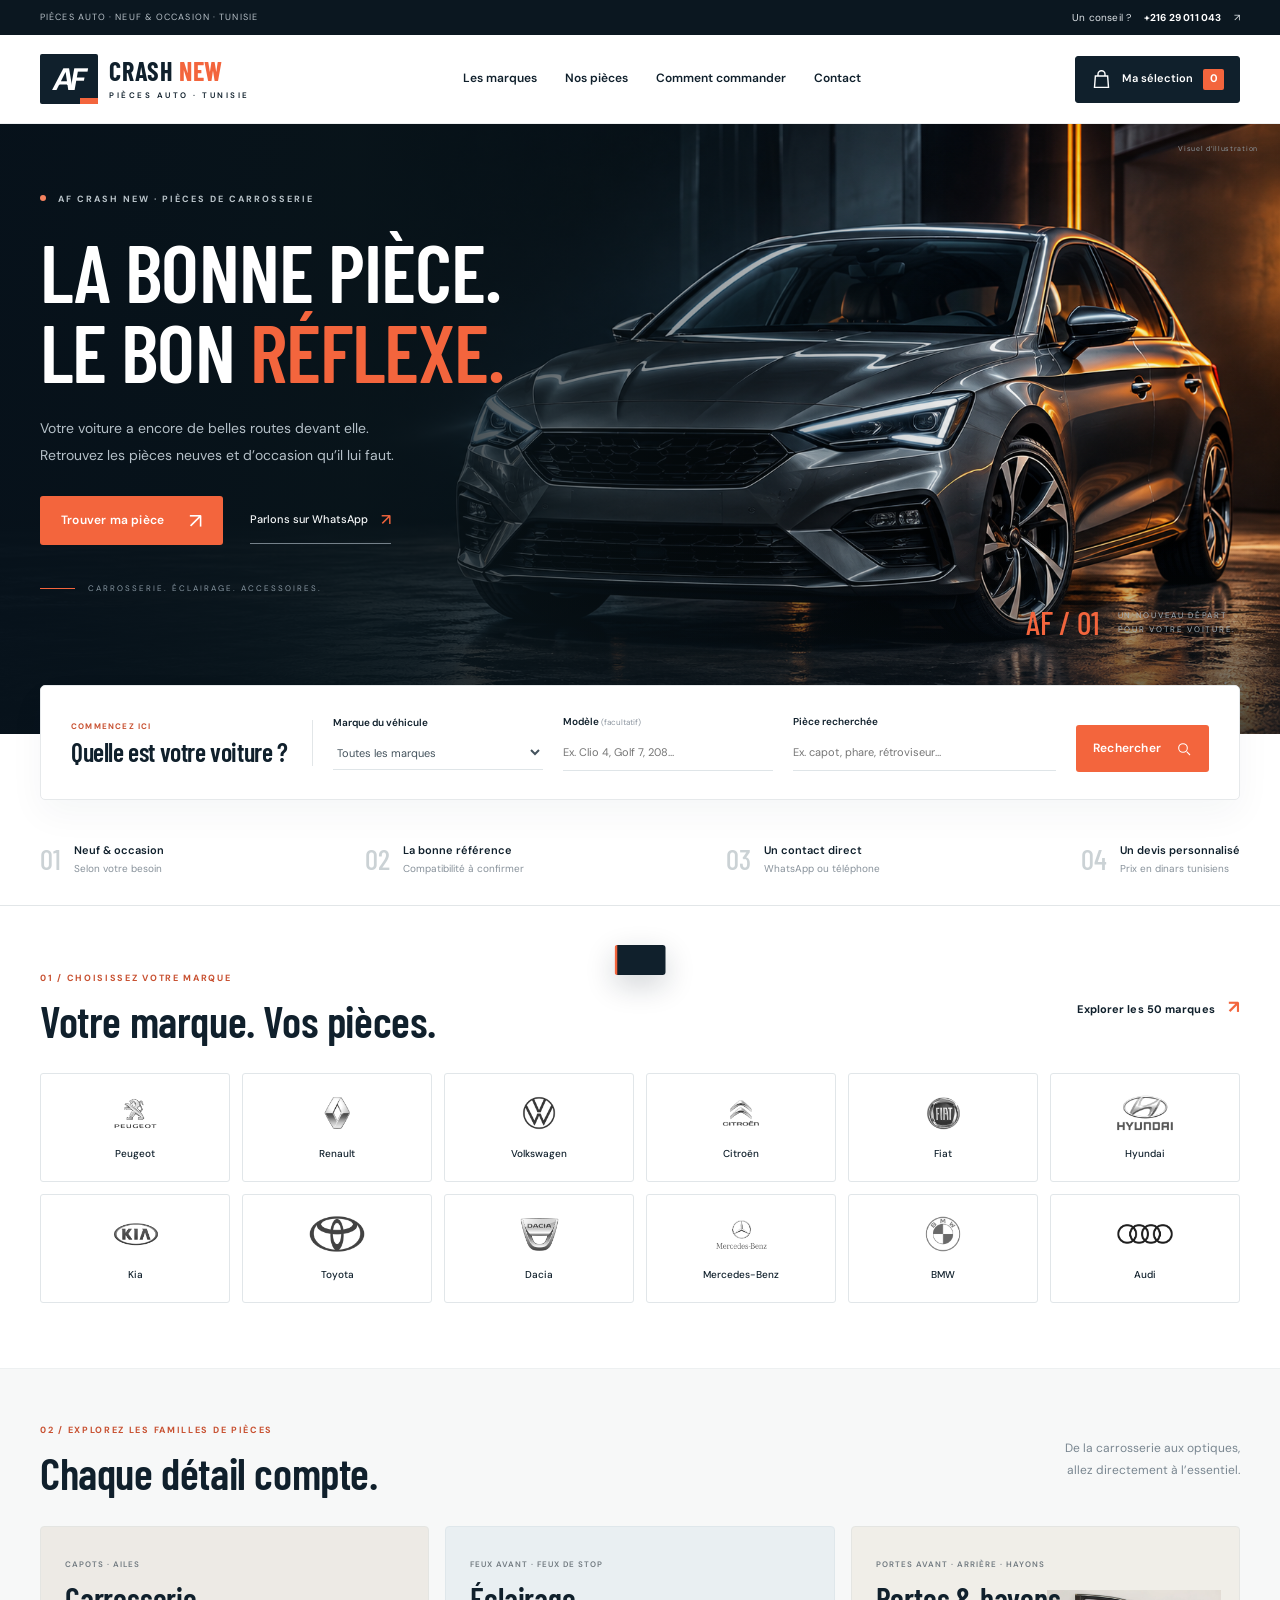
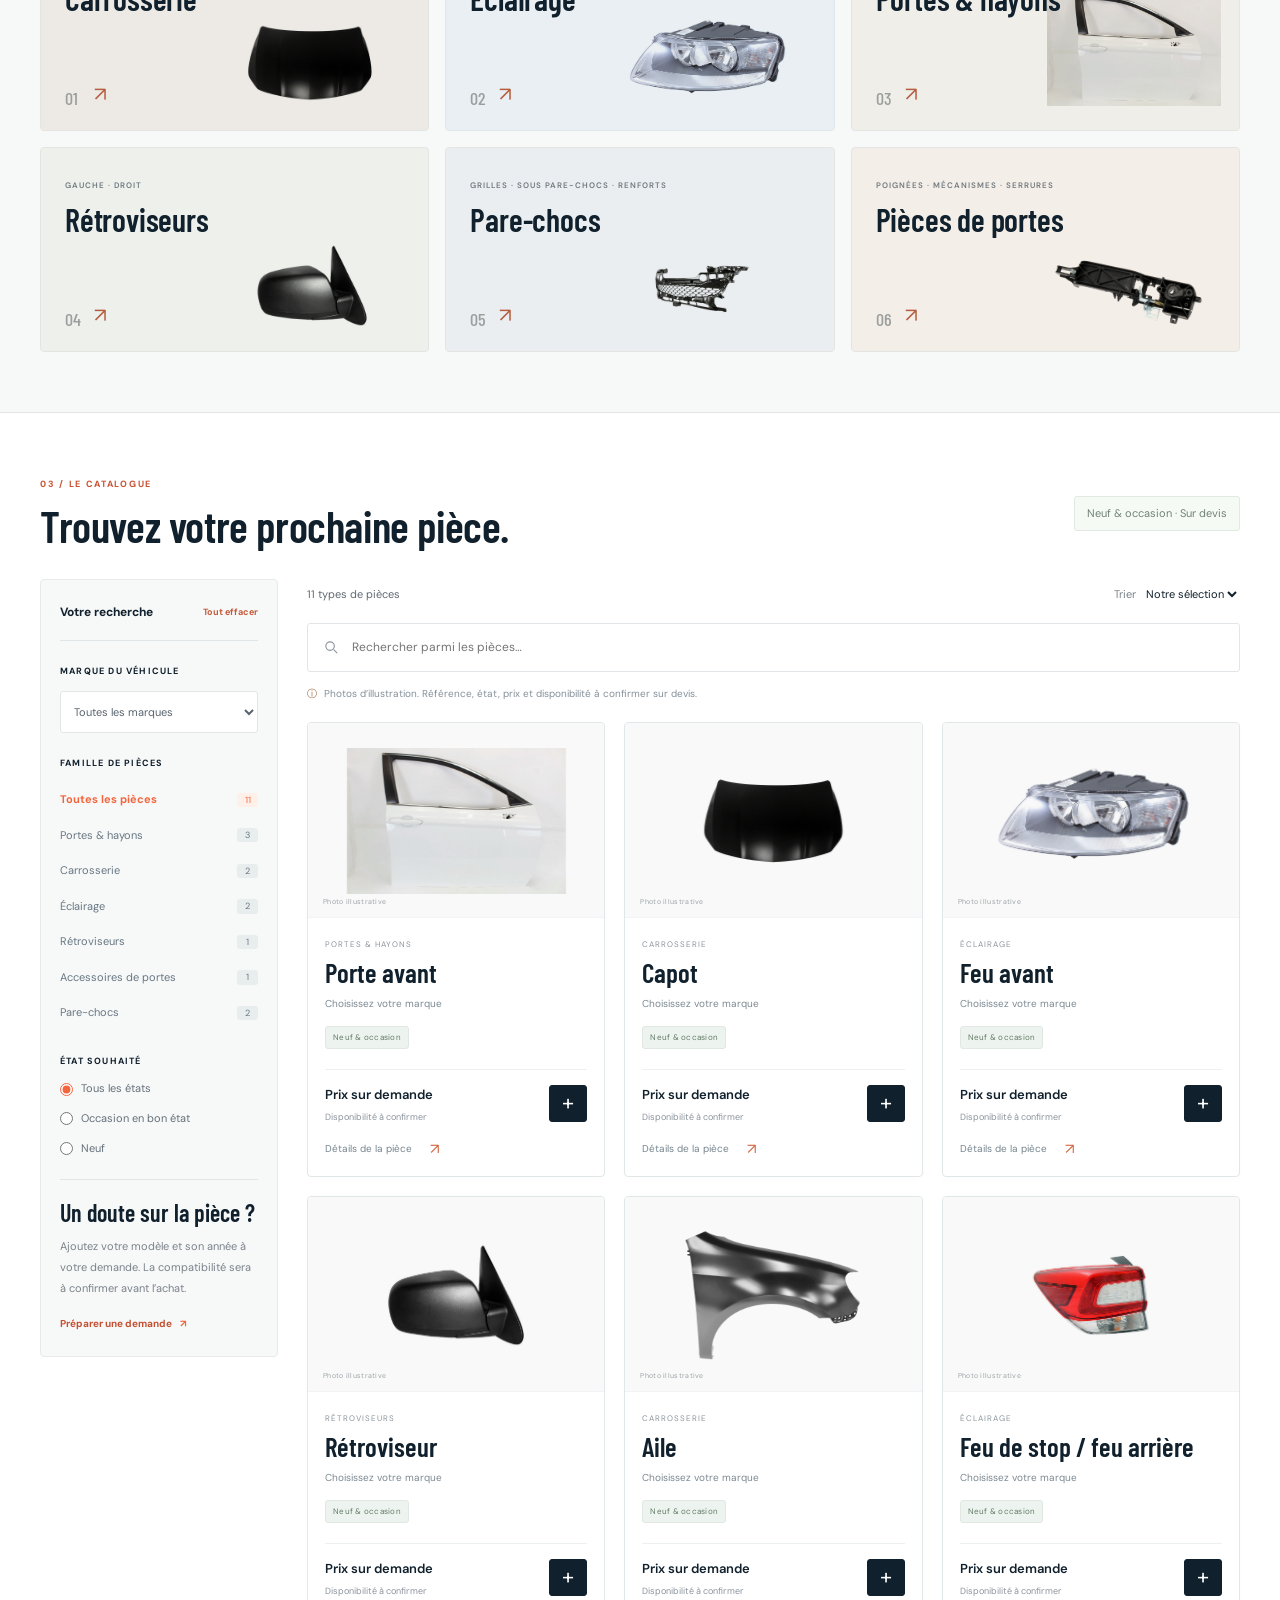
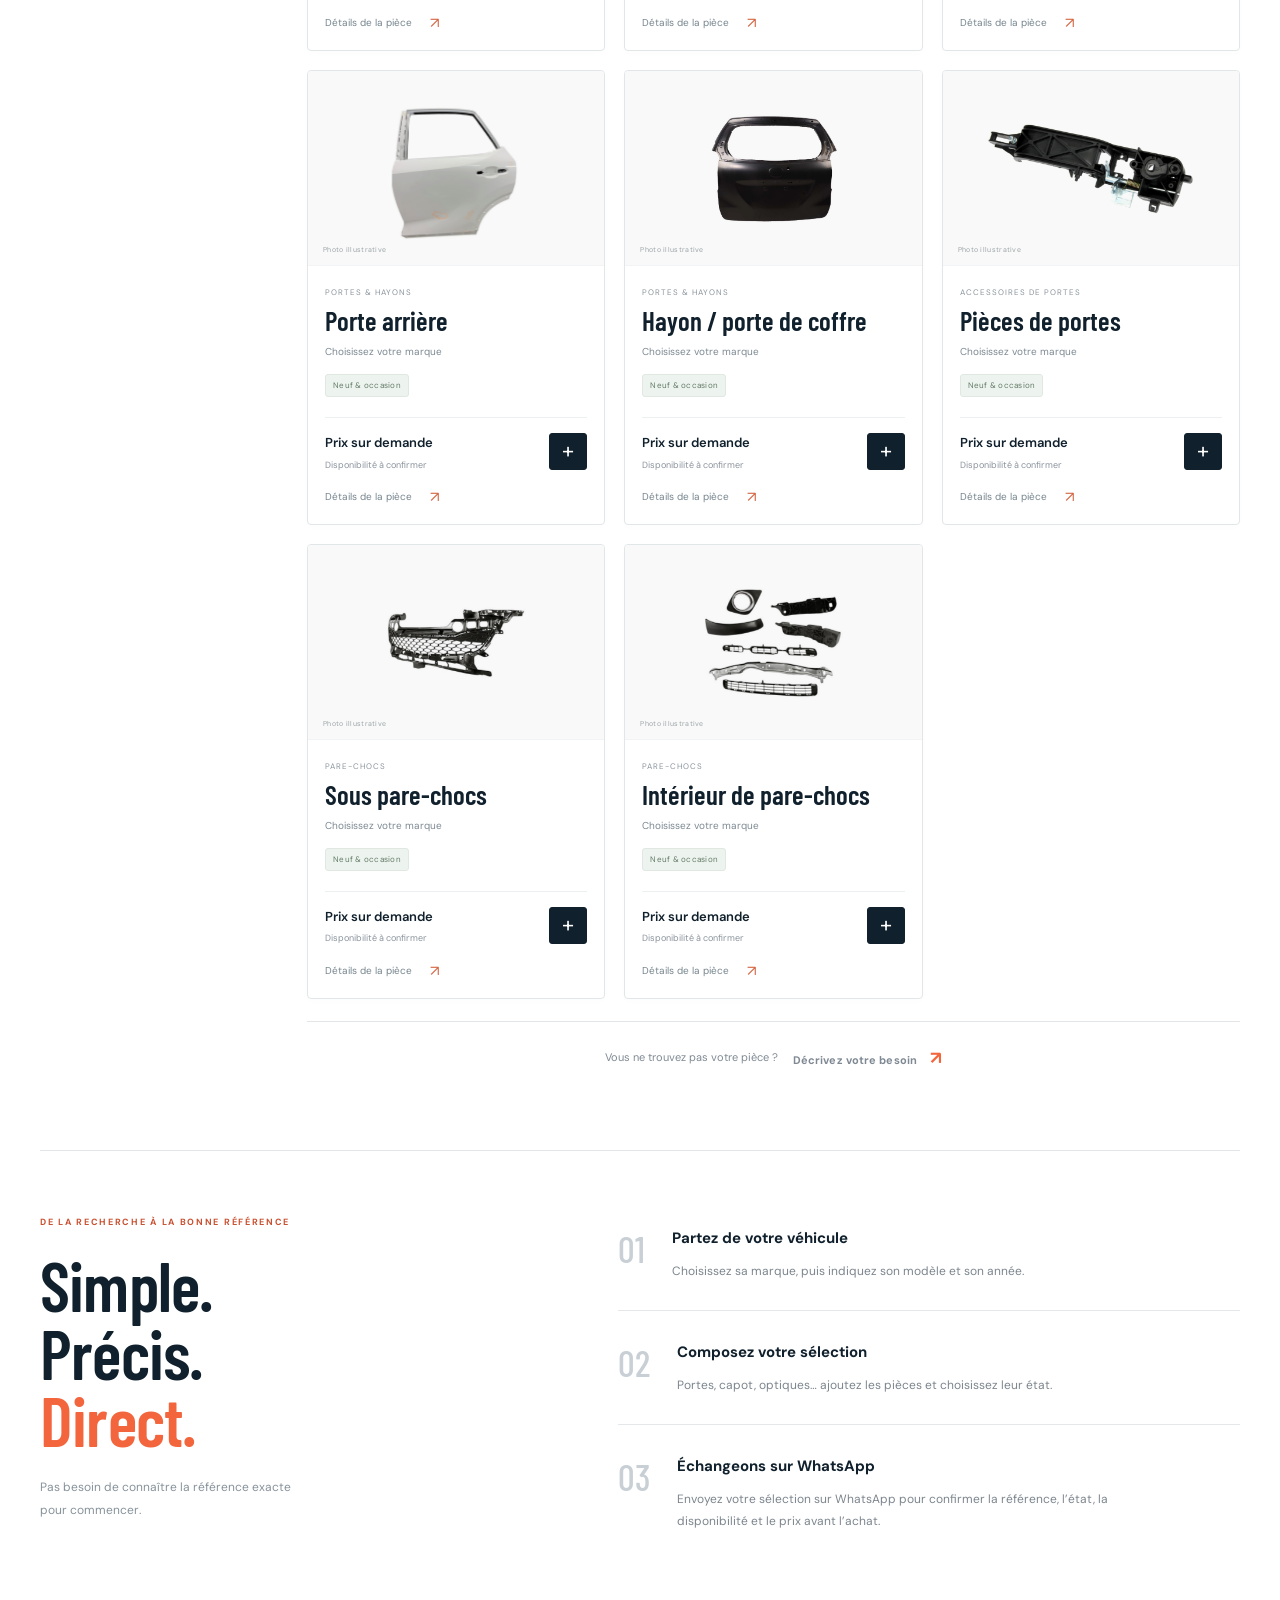
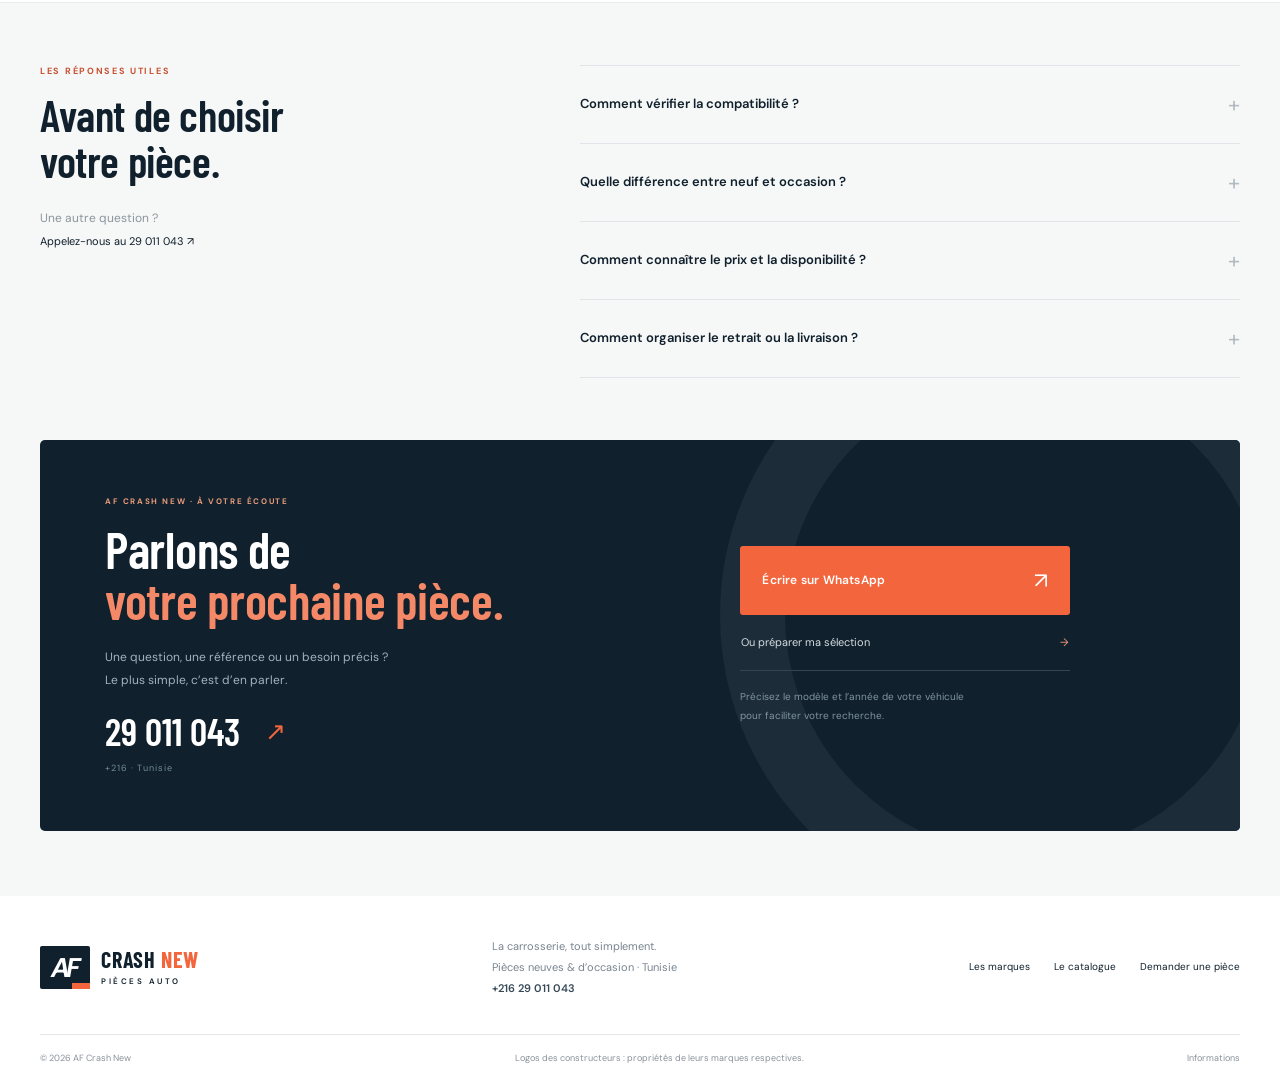
<file: index.html>
<!doctype html>
<html lang="fr">
<head>
  <meta charset="utf-8"><meta name="viewport" content="width=device-width,initial-scale=1">
  <meta name="theme-color" content="#101d2c">
  <title>AF Crash New — Pièces auto neuves & d’occasion en Tunisie</title>
  <meta name="description" content="Trouvez votre pièce de carrosserie chez AF Crash New. Portes, capots, ailes, phares et rétroviseurs : choisissez votre marque et préparez votre demande de devis.">
  <meta name="robots" content="index, follow">
  <link rel="canonical" href="https://af-crash-new.pages.dev/">
  <meta property="og:url" content="https://af-crash-new.pages.dev/">
  <meta property="og:image" content="https://af-crash-new.pages.dev/assets/hero-v2.png">
  <meta property="og:image:alt" content="AF Crash New — Pièces automobiles neuves et d’occasion">
  <meta property="og:type" content="website">
  <meta property="og:locale" content="fr_TN">
  <meta property="og:site_name" content="AF Crash New">
  <meta property="og:title" content="AF Crash New — Pièces auto neuves & d’occasion en Tunisie">
  <meta property="og:description" content="Portes, capots, ailes, phares et rétroviseurs : choisissez votre marque et préparez votre demande de devis.">
  <script type="application/ld+json">{"@context":"https://schema.org","@type":"WebSite","name":"AF Crash New","inLanguage":"fr-TN","publisher":{"@type":"Organization","name":"AF Crash New","telephone":"+21629011043","url":"https://af-crash-new.pages.dev/"},"description":"Catalogue de pièces de carrosserie neuves et d’occasion en Tunisie.","url":"https://af-crash-new.pages.dev/"}</script>
  <link rel="icon" href="favicon.svg" type="image/svg+xml"><link rel="stylesheet" href="style.css"><link rel="stylesheet" href="premium.css">
</head>
<body>
<div class="topbar"><div class="wrap"><span>PIÈCES AUTO · NEUF & OCCASION · TUNISIE</span><a href="tel:+21629011043">Un conseil ? <b>+216 29 011 043</b> ↗</a></div></div>
<header><div class="wrap header-inner"><a href="#" class="wordmark" aria-label="AF Crash New, accueil"><span class="logomark">AF<span></span></span><span>CRASH <strong>NEW</strong><small>PIÈCES AUTO · TUNISIE</small></span></a><nav id="mainNav" aria-label="Navigation principale"><a href="#marques">Les marques</a><a href="#categories">Nos pièces</a><a href="#comment">Comment commander</a><a href="#contact">Contact</a></nav><button class="selection-btn" id="openSelection"><svg viewBox="0 0 24 24"><path d="M8 8V6a4 4 0 0 1 8 0v2M5 8h14l1 13H4L5 8Z"/></svg><span>Ma sélection</span><b id="cartCount">0</b></button><button id="mobileMenu" class="menu-button" aria-label="Ouvrir le menu" aria-expanded="false" aria-controls="mainNav"><svg viewBox="0 0 24 24"><path d="M3 6h18M3 12h18M3 18h18"/></svg></button></div></header>
<main>
<section class="hero"><div class="hero-photo" role="img" aria-label="Illustration automobile : voiture grise dans un studio sombre"></div><div class="wrap hero-inner"><div class="hero-copy"><span class="eyebrow"><i></i> AF CRASH NEW · PIÈCES DE CARROSSERIE</span><h1>LA BONNE PIÈCE.<br>LE BON <em>RÉFLEXE.</em></h1><p>Votre voiture a encore de belles routes devant elle.<br>Retrouvez les pièces neuves et d’occasion qu’il lui faut.</p><div class="hero-actions"><a href="#marques" class="primary">Trouver ma pièce <span>↗</span></a><a href="https://wa.me/21629011043?text=Bonjour%20AF%20Crash%20New%2C%20je%20recherche%20une%20pi%C3%A8ce%20pour%20mon%20v%C3%A9hicule." target="_blank" rel="noopener" class="hero-contact">Parlons sur WhatsApp <span>↗</span></a></div><div class="hero-signature"><span></span> CARROSSERIE. ÉCLAIRAGE. ACCESSOIRES.</div></div><div class="hero-corner"><span>AF / 01</span><small>UN NOUVEAU DÉPART<br>POUR VOTRE VOITURE.</small></div></div><span class="hero-credit">Visuel d’illustration</span></section>
<section class="finder-section wrap" aria-label="Recherche de pièces"><form id="heroSearch" class="vehicle-finder"><div class="finder-intro"><span class="eyebrow orange">COMMENCEZ ICI</span><h2>Quelle est votre voiture ?</h2></div><label>Marque du véhicule<select id="heroBrand"><option value="">Toutes les marques</option></select></label><label>Modèle <span class="optional">(facultatif)</span><input id="heroModel" maxlength="80" placeholder="Ex. Clio 4, Golf 7, 208…"></label><label>Pièce recherchée<input id="heroQuery" type="search" placeholder="Ex. capot, phare, rétroviseur…" aria-label="Rechercher une pièce ou une marque"></label><button type="submit" class="primary finder-submit">Rechercher <svg viewBox="0 0 24 24"><circle cx="10.5" cy="10.5" r="6.5"/><path d="m16 16 5 5"/></svg></button></form></section>
<div class="service-strip"><div class="wrap"><span><b>01</b><span><strong>Neuf & occasion</strong><small>Selon votre besoin</small></span></span><span><b>02</b><span><strong>La bonne référence</strong><small>Compatibilité à confirmer</small></span></span><span><b>03</b><span><strong>Un contact direct</strong><small>WhatsApp ou téléphone</small></span></span><span><b>04</b><span><strong>Un devis personnalisé</strong><small>Prix en dinars tunisiens</small></span></span></div></div>
<section class="brands-section wrap" id="marques"><div class="section-head"><div><span class="eyebrow orange">01 / CHOISISSEZ VOTRE MARQUE</span><h2>Votre marque. Vos pièces.</h2></div><button class="text-button" id="allBrands">Explorer les 50 marques <span>↗</span></button></div><div id="brandGrid" class="brand-grid" aria-label="Choisir une marque"></div><div id="selectedBrandLine" class="selected-brand-line" hidden></div></section>
<section class="categories-section" id="categories"><div class="wrap"><div class="section-head"><div><span class="eyebrow orange">02 / EXPLOREZ LES FAMILLES DE PIÈCES</span><h2>Chaque détail compte.</h2></div><p class="section-aside">De la carrosserie aux optiques,<br>allez directement à l’essentiel.</p></div><div class="category-showcase"><button class="category-tile tile-01" data-quick-category="Carrosserie"><span class="tile-number">01</span><div><small>CAPOTS · AILES</small><h3>Carrosserie</h3></div><img src="assets/capot.jpg" alt="Carrosserie, illustration" loading="lazy"><span class="tile-arrow">↗</span></button><button class="category-tile tile-02" data-quick-category="Éclairage"><span class="tile-number">02</span><div><small>FEUX AVANT · FEUX DE STOP</small><h3>Éclairage</h3></div><img src="assets/feu-avant.jpg" alt="Éclairage, illustration" loading="lazy"><span class="tile-arrow">↗</span></button><button class="category-tile tile-03" data-quick-category="Portes & hayons"><span class="tile-number">03</span><div><small>PORTES AVANT · ARRIÈRE · HAYONS</small><h3>Portes & hayons</h3></div><img src="assets/porte.jpg" alt="Portes & hayons, illustration" loading="lazy"><span class="tile-arrow">↗</span></button><button class="category-tile tile-04" data-quick-category="Rétroviseurs"><span class="tile-number">04</span><div><small>GAUCHE · DROIT</small><h3>Rétroviseurs</h3></div><img src="assets/roviseur.jpg" alt="Rétroviseurs, illustration" loading="lazy"><span class="tile-arrow">↗</span></button><button class="category-tile tile-05" data-quick-category="Pare-chocs"><span class="tile-number">05</span><div><small>GRILLES · SOUS PARE-CHOCS · RENFORTS</small><h3>Pare-chocs</h3></div><img src="assets/sous-parachoc.jpg" alt="Pare-chocs, illustration" loading="lazy"><span class="tile-arrow">↗</span></button><button class="category-tile tile-06" data-quick-category="Accessoires de portes"><span class="tile-number">06</span><div><small>POIGNÉES · MÉCANISMES · SERRURES</small><h3>Pièces de portes</h3></div><img src="assets/pieces-porte.jpg" alt="Accessoires de portes, illustration" loading="lazy"><span class="tile-arrow">↗</span></button></div></div></section>
<section class="catalogue-section" id="catalogue"><div class="wrap"><div class="section-head"><div><span class="eyebrow orange">03 / LE CATALOGUE</span><h2 id="catalogueTitle">Trouvez votre prochaine pièce.</h2></div><span class="catalogue-caption">Neuf & occasion · Sur devis</span></div><div id="vehicleContext" class="vehicle-context" hidden></div><div class="catalogue-layout"><aside class="filters"><div class="filter-title">Votre recherche <button id="resetFilters">Tout effacer</button></div><label class="field-label" for="brandSelect">MARQUE DU VÉHICULE</label><select id="brandSelect"><option value="">Toutes les marques</option></select><div class="field-label">FAMILLE DE PIÈCES</div><div id="categoryFilters"></div><div class="field-label">ÉTAT SOUHAITÉ</div><label class="radio"><input type="radio" name="condition" value="all" checked> Tous les états</label><label class="radio"><input type="radio" name="condition" value="occasion"> Occasion en bon état</label><label class="radio"><input type="radio" name="condition" value="neuf"> Neuf</label><div class="filter-help"><b>Un doute sur la pièce ?</b><p>Ajoutez votre modèle et son année à votre demande. La compatibilité sera à confirmer avant l’achat.</p><button id="helpQuote">Préparer une demande <span>↗</span></button></div></aside><div class="catalogue-content"><div class="catalogue-toolbar"><span id="resultCount"></span><div><button id="mobileFilters" class="mobile-filter">Filtres</button><label class="sort-label">Trier <select id="sort"><option value="default">Notre sélection</option><option value="az">Nom : A → Z</option></select></label></div></div><div class="search-within"><svg viewBox="0 0 24 24"><circle cx="10" cy="10" r="6"/><path d="m15 15 5 5"/></svg><input id="catalogueQuery" type="search" placeholder="Rechercher parmi les pièces…" aria-label="Filtrer le catalogue"></div><div class="demo-note"><span>ⓘ</span> Photos d’illustration. Référence, état, prix et disponibilité à confirmer sur devis.</div><div class="product-grid" id="productGrid"></div><div class="empty" id="emptyState" hidden><h3>Votre pièce mérite une recherche.</h3><p>Essayez un autre mot ou décrivez-nous votre besoin.</p><button class="primary" id="emptyReset">Voir toutes les pièces</button><button class="secondary" id="emptyQuote">Demander cette pièce</button></div><div class="catalogue-bottom"><span>Vous ne trouvez pas votre pièce ?</span><button class="text-button" id="customQuote">Décrivez votre besoin <span>↗</span></button></div></div></div></div></section>
<section class="how-section wrap" id="comment"><div><span class="eyebrow orange">DE LA RECHERCHE À LA BONNE RÉFÉRENCE</span><h2>Simple.<br> Précis.<br> <em>Direct.</em></h2><p>Pas besoin de connaître la référence exacte pour commencer.</p></div><div class="steps"><article><span>01</span><div><h3>Partez de votre véhicule</h3><p>Choisissez sa marque, puis indiquez son modèle et son année.</p></div></article><article><span>02</span><div><h3>Composez votre sélection</h3><p>Portes, capot, optiques… ajoutez les pièces et choisissez leur état.</p></div></article><article><span>03</span><div><h3>Échangeons sur WhatsApp</h3><p>Envoyez votre sélection sur WhatsApp pour confirmer la référence, l’état, la disponibilité et le prix avant l’achat.</p></div></article></div></section>
<section class="faq-section"><div class="wrap faq-layout"><div><span class="eyebrow orange">LES RÉPONSES UTILES</span><h2>Avant de choisir<br>votre pièce.</h2><p>Une autre question ?<br><a href="tel:+21629011043">Appelez-nous au 29 011 043 ↗</a></p></div><div class="faq-list"><details><summary>Comment vérifier la compatibilité ? <span>+</span></summary><p>Indiquez la marque, le modèle, l’année et, si possible, la référence de votre pièce. Précisez le côté gauche ou droit et les options de votre véhicule. La compatibilité est à confirmer avant l’achat.</p></details><details><summary>Quelle différence entre neuf et occasion ? <span>+</span></summary><p>Une pièce neuve n’a pas été utilisée. Pour une pièce d’occasion, demandez les photos de l’article réel, son état, ses fixations et les éventuels défauts. L’état de la pièce proposée sera précisé lors de l’échange.</p></details><details><summary>Comment connaître le prix et la disponibilité ? <span>+</span></summary><p>Ajoutez les pièces à votre sélection, renseignez votre véhicule et préparez votre demande. Vous pourrez l’envoyer sur WhatsApp à AF Crash New pour obtenir une confirmation du prix en dinars tunisiens et de la disponibilité.</p></details><details><summary>Comment organiser le retrait ou la livraison ? <span>+</span></summary><p>Les modalités de retrait, de transport et les frais éventuels sont à convenir directement avec AF Crash New avant de confirmer votre achat.</p></details></div></div></section><section class="contact-section" id="contact"><div class="wrap contact-panel"><div class="contact-copy"><span class="eyebrow">AF CRASH NEW · À VOTRE ÉCOUTE</span><h2>Parlons de<br><em>votre prochaine pièce.</em></h2><p>Une question, une référence ou un besoin précis ?<br>Le plus simple, c’est d’en parler.</p><a class="contact-number" href="tel:+21629011043">29 011 043 <span>↗</span></a><span class="contact-country">+216 · Tunisie</span></div><div class="contact-actions"><a href="https://wa.me/21629011043?text=Bonjour%20AF%20Crash%20New%2C%20je%20recherche%20une%20pi%C3%A8ce%20pour%20mon%20v%C3%A9hicule." class="primary whatsapp-cta" target="_blank" rel="noopener">Écrire sur WhatsApp <span>↗</span></a><button id="contactQuote" class="contact-selection">Ou préparer ma sélection <span>→</span></button><p>Précisez le modèle et l’année de votre véhicule<br>pour faciliter votre recherche.</p></div></div></section>
</main>
<footer><div class="wrap footer-main"><a href="#" class="wordmark"><span class="logomark">AF<span></span></span><span>CRASH <strong>NEW</strong><small>PIÈCES AUTO</small></span></a><p>La carrosserie, tout simplement.<br>Pièces neuves & d’occasion · Tunisie<br><a href="tel:+21629011043">+216 29 011 043</a></p><div><a href="#marques">Les marques</a><a href="#catalogue">Le catalogue</a><button id="contactFooter">Demander une pièce</button></div></div><div class="wrap footer-bottom"><span>© <span id="year"></span> AF Crash New</span><span>Logos des constructeurs : propriétés de leurs marques respectives.</span><button id="infoFooter">Informations</button></div></footer>
<div class="mobile-action-bar"><a href="https://wa.me/21629011043" target="_blank" rel="noopener">WhatsApp <span>↗</span></a><button id="mobileSelection">Ma sélection <b id="mobileCartCount">0</b></button></div>
<dialog id="brandsDialog"><div class="dialog-header"><div><span class="eyebrow orange">LE POINT DE DÉPART</span><h2>Choisissez votre marque.</h2></div><button class="icon-button close-dialog" aria-label="Fermer">×</button></div><input id="brandSearch" class="full-input" type="search" placeholder="Rechercher une marque…" aria-label="Rechercher une marque"><div id="allBrandGrid" class="brand-grid"></div><p class="small-muted">Une marque absente ? Précisez-la dans votre demande de pièce.</p></dialog>
<dialog id="productDialog"></dialog>
<dialog id="selectionDialog"><div class="dialog-header"><div><span class="eyebrow orange">VOTRE DEMANDE</span><h2>Ma sélection <span id="selectionTotal"></span></h2></div><button class="icon-button close-dialog" aria-label="Fermer">×</button></div><div id="selectionItems"></div><form id="quoteForm"><h3>Votre véhicule</h3><div class="form-grid"><label>Marque<input id="quoteBrand" placeholder="Ex. Peugeot" required maxlength="60"></label><label>Modèle<input id="quoteModel" placeholder="Ex. 208, Clio 4, Golf 7…" required maxlength="80"></label><label>Année<input id="quoteYear" type="number" placeholder="Ex. 2018" min="1950" max="2027" required></label><label>Votre nom <span class="optional">(facultatif)</span><input id="quoteName" placeholder="Nom et prénom" maxlength="100"></label></div><label>Précisions / autre pièce recherchée<textarea id="quoteNotes" rows="3" placeholder="Côté gauche ou droit, référence, couleur, pièce particulière…" maxlength="1500"></textarea></label><p class="small-muted" id="contactStatus"></p><button class="primary wide" type="submit" id="prepareQuote">Préparer ma demande <span>↗</span></button></form><div id="quoteOutput" hidden><h3>Votre demande est prête</h3><p class="small-muted" id="quoteReadyText"></p><textarea id="quoteText" rows="10" readonly aria-label="Texte de votre demande"></textarea><div class="output-actions"><button class="primary" id="copyQuote">Copier la demande</button><button class="secondary" id="downloadQuote">Télécharger</button><a id="whatsappLink" class="primary" hidden target="_blank" rel="noopener">Ouvrir WhatsApp ↗</a></div><p class="small-muted">Le prix et la disponibilité doivent être confirmés par le vendeur avant toute commande.</p></div></dialog>
<dialog id="infoDialog"><div class="dialog-header"><h2>À propos de ce catalogue</h2><button class="icon-button close-dialog" aria-label="Fermer">×</button></div><p>AF Crash New : catalogue de pièces de carrosserie neuves et d’occasion destiné au marché tunisien.</p><p>Ce catalogue présente des catégories de pièces. Les photos illustrent les types de pièces et ne représentent pas un stock réel. Aucun modèle, prix ou délai de livraison n’est garanti.</p><p>Les tarifs sont affichés en dinars tunisiens lorsqu’ils sont renseignés. La compatibilité dépend du modèle, de l’année et de la référence de votre véhicule.</p><p>Votre sélection est conservée dans ce navigateur. Les informations saisies pour préparer une demande restent sur votre appareil jusqu’à ce que vous décidiez de les partager. Aucun paiement n’est effectué sur ce site.</p><p id="contactInfo"></p></dialog>
<div class="toast" id="toast" role="status" aria-live="polite"></div>
<script src="brands.js"></script><script src="catalogue.js"></script><script src="app.js"></script>
</body></html>
</file>
<file: style.css>
@import url('https://fonts.googleapis.com/css2?family=Barlow+Condensed:wght@500;600;700&family=DM+Sans:wght@400;500;600;700&display=swap');
:root{--navy:#101d2c;--muted:#6b7480;--orange:#f45f36;--cream:#f6f5f2;--line:#e3e5e7;--font:'DM Sans',Arial,sans-serif;--heading:'Barlow Condensed','Arial Narrow',Arial,sans-serif}*{box-sizing:border-box}html{scroll-behavior:smooth;scroll-padding-top:95px}body{margin:0;color:var(--navy);font:14px/1.6 var(--font);background:white}button,input,select,textarea{font:inherit}button,a,input,select,textarea{-webkit-tap-highlight-color:transparent}button,a{touch-action:manipulation}button{cursor:pointer}a{color:inherit;text-decoration:none}button{color:inherit}button:disabled{cursor:wait;opacity:.5}button:focus-visible,a:focus-visible,input:focus-visible,select:focus-visible,textarea:focus-visible{outline:3px solid #ff8f6f;outline-offset:3px}svg{width:21px;height:21px;fill:none;stroke:currentColor;stroke-width:1.6;flex-shrink:0}button{border:0;background:none}img{max-width:100%}.wrap{width:min(1280px,calc(100% - 96px));margin:auto}.topbar{background:var(--navy);color:#c4cbd2;font-size:11px;letter-spacing:.35px}.topbar .wrap{display:flex;justify-content:space-between;align-items:center;height:34px}.tnflag{margin-right:7px}.topbar b{margin:0 12px;color:#72808b}header{background:#fff;position:sticky;top:0;z-index:20;border-bottom:1px solid #eef0f1}.header-inner{height:88px;display:flex;align-items:center;justify-content:space-between}.wordmark{display:flex;align-items:center;gap:11px;font-family:var(--heading);font-size:25px;font-weight:700;line-height:1.1;letter-spacing:.8px}.wordmark strong{color:var(--orange)}.wordmark small{display:block;font:9px/1.5 var(--font);font-weight:600;letter-spacing:4px;margin-top:4px}.logomark{position:relative;display:grid;place-items:center;font:bold italic 31px var(--font);background:var(--navy);color:white;width:58px;height:49px;letter-spacing:-4px;padding-right:4px;border-radius:3px}.logomark span{position:absolute;bottom:0;right:0;width:18px;height:6px;background:var(--orange)}nav{display:flex;gap:33px;font-size:13px;font-weight:600}nav a:hover{color:var(--orange)}.selection-btn{display:flex;align-items:center;gap:10px;border:1px solid var(--line);padding:12px 16px;border-radius:5px;font-size:12px;font-weight:600}.selection-btn b{display:grid;place-items:center;background:var(--orange);color:white;min-width:22px;height:22px;border-radius:4px;font-size:11px}.hero{background:var(--cream);overflow:hidden}.hero-grid{display:grid;grid-template-columns:1.05fr 1fr;min-height:485px;align-items:center;gap:30px}.hero-copy{padding:52px 0 48px;position:relative;z-index:2}.eyebrow{display:block;font-size:10px;font-weight:700;letter-spacing:1.8px;line-height:1.5}.eyebrow i{display:inline-block;width:6px;height:6px;background:var(--orange);border-radius:50%;margin:0 8px 1px 0}.orange{color:#c74b26}h1,h2,h3,p{margin-top:0}h1{font:600 clamp(52px,5.25vw,79px)/.99 var(--heading);letter-spacing:-.7px;margin:20px 0 23px}h1 em{font-style:normal;color:var(--orange)}.hero-copy>p{font-size:14px;line-height:1.8;color:#616a73;margin-bottom:25px}.hero-search{background:white;border:1px solid #dfe1e2;border-radius:5px;padding:7px;display:flex;align-items:center;gap:13px;max-width:490px;box-shadow:0 5px 15px #14233405}.hero-search>svg{margin-left:10px;width:19px;color:#7d838a}.hero-search input{border:0;outline:none;min-width:0;flex:1;font-size:12px;background:transparent}.hero-search button{background:var(--orange);color:white;width:43px;height:41px;border-radius:3px;font-size:23px}.hero-tags{display:flex;gap:20px;margin-top:21px;font-size:10px;color:#63707b}.hero-tags span{display:flex;align-items:center;gap:6px}.hero-tags svg{width:15px;height:15px;color:var(--orange)}.hero-visual{position:relative;min-height:412px;align-self:stretch;display:flex;align-items:center;justify-content:center;isolation:isolate}.technical-grid{position:absolute;inset:18px -48px 0 0;background-image:linear-gradient(#dfe0db7a 1px,transparent 1px),linear-gradient(90deg,#dfe0db7a 1px,transparent 1px);background-size:44px 44px;mask-image:radial-gradient(ellipse,black,transparent 72%);z-index:-2}.orbit{position:absolute;width:355px;height:355px;border:1px solid #d7d9d4;border-radius:50%;z-index:-1}.orbit:before{content:'';position:absolute;inset:24px;border:1px dashed #d7d9d4;border-radius:50%}.hero-part{width:93%;mix-blend-mode:multiply;transform:rotate(-8deg);filter:drop-shadow(0 25px 11px #101d2c18);max-height:310px;object-fit:contain}.visual-label{position:absolute;top:48px;left:30px;font-size:9px;font-weight:600;letter-spacing:2px;color:#6d777e}.part-note{position:absolute;bottom:68px;left:36px;background:white;border:1px solid #e4e5e3;box-shadow:0 10px 20px #101d2c09;border-radius:5px;display:flex;align-items:center;gap:12px;padding:13px 20px}.note-dot{border:5px solid #ffebe4;background:var(--orange);width:17px;height:17px;border-radius:50%}.part-note b{display:block;font-size:12px}.part-note div>span{font-size:10px;color:var(--muted)}.visual-index{position:absolute;bottom:26px;right:20px;font-family:var(--heading);font-size:27px}.visual-index span{font:8px var(--font);letter-spacing:1px;color:#8b9297}.vertical-text{position:absolute;right:-23px;top:110px;writing-mode:vertical-rl;font-size:8px;letter-spacing:2px;color:#868f96}.service-strip{border-top:1px solid #e4e4df;border-bottom:1px solid var(--line);background:#fff}.service-strip .wrap{display:flex;align-items:center;justify-content:space-between;min-height:65px;font-size:11px}.service-strip b{margin-right:10px;font-family:var(--heading);font-size:19px;color:var(--orange);font-weight:500}.service-strip a{font-weight:700}.service-strip a>span{margin-left:18px;font-size:20px;color:var(--orange)}.brands-section{padding-top:55px;padding-bottom:56px}.section-head{display:flex;align-items:flex-end;justify-content:space-between;gap:24px;margin-bottom:25px}h2{font:600 40px/1.1 var(--heading);letter-spacing:-.2px;margin:8px 0 0}.text-button{padding:4px 0;font-size:12px;font-weight:700;white-space:nowrap}.text-button span{color:var(--orange);font-size:18px;margin-left:10px}.brand-grid{display:grid;grid-template-columns:repeat(6,1fr);gap:10px}.brand-card{display:flex;flex-direction:column;align-items:center;justify-content:center;gap:8px;min-height:105px;border:1px solid var(--line);border-radius:5px;transition:border .15s,transform .15s,box-shadow .15s;background:white;font-size:11px;font-weight:500;position:relative}.brand-card:hover{border-color:var(--orange);transform:translateY(-2px);box-shadow:0 5px 10px #101d2c08}.brand-card.active{border:1px solid var(--orange);background:#fff8f4}.brand-card.active:after{content:'✓';color:white;background:var(--orange);position:absolute;right:6px;top:6px;width:15px;height:15px;border-radius:50%;font-size:10px;line-height:15px}.brand-card img{width:67px;height:42px;object-fit:contain;filter:grayscale(1)}.brand-card:hover img,.brand-card.active img{filter:none}.brand-fallback{font:700 23px var(--heading);letter-spacing:-.5px}.selected-brand-line{margin-top:14px;font-size:12px;color:#5e6871}.selected-brand-line button{color:var(--orange);margin-left:12px;text-decoration:underline}.catalogue-section{background:#f7f8f9;border-top:1px solid #eceef0;border-bottom:1px solid #eceef0;padding:52px 0}.catalogue-caption{color:#7b838a;font-size:12px}.catalogue-layout{display:grid;grid-template-columns:238px 1fr;gap:28px}.filters{background:white;border:1px solid var(--line);padding:21px 19px;border-radius:5px;align-self:start}.filter-title{font-weight:700;font-size:12px;display:flex;align-items:center;justify-content:space-between;gap:4px;padding-bottom:19px;border-bottom:1px solid #edf0f1}.filter-title button{font-size:9px;color:#a24c30;padding:0}.field-label{font-size:9px;font-weight:700;letter-spacing:1px;display:block;margin:22px 0 12px}.filters select{width:100%;border:1px solid var(--line);border-radius:4px;padding:10px 7px;color:#59646e;background:white;font-size:11px}.category-option{display:flex;justify-content:space-between;align-items:center;padding:8px 0;width:100%;font-size:11px;color:#69737e;text-align:left}.category-option b{font-size:9px;font-weight:400;background:#f1f3f4;border-radius:3px;min-width:20px;text-align:center}.category-option.active{color:var(--orange);font-weight:700}.category-option.active b{color:var(--orange);background:#fff0e9}.radio{display:flex;align-items:center;gap:8px;font-size:11px;margin:9px 0;color:#65717a}.radio input{accent-color:var(--orange);margin:0}.filter-help{margin-top:23px;border-top:1px solid var(--line);padding-top:19px}.filter-help b{font-size:12px}.filter-help p{font-size:11px;color:#7a828a;line-height:1.8;margin:7px 0 12px}.filter-help button{font-size:10px;font-weight:700;padding:0}.filter-help button span{margin-left:6px;color:var(--orange)}.catalogue-toolbar{min-height:31px;display:flex;align-items:flex-start;justify-content:space-between;font-size:11px;color:#79828b;margin-bottom:12px}.catalogue-toolbar>span{color:#5f6972}.catalogue-toolbar>div{display:flex;gap:12px}.sort-label{display:flex;align-items:center;gap:6px}.sort-label select{border:0;background:transparent;font-size:10px;color:var(--navy)}.search-within{border:1px solid var(--line);display:flex;gap:10px;align-items:center;border-radius:4px;background:white;padding:10px 13px;margin-bottom:12px}.search-within svg{width:17px;height:17px;color:#8b949e}.search-within input{border:0;outline:0;background:transparent;width:100%;font-size:11px}.demo-note{display:flex;gap:7px;font-size:10px;color:#7b8187;margin:11px 0 17px}.demo-note span{color:#9a623f}.product-grid{display:grid;grid-template-columns:repeat(3,minmax(0,1fr));gap:18px}.product-card{background:white;border:1px solid var(--line);border-radius:5px;overflow:hidden;transition:box-shadow .2s,transform .2s}.product-card:hover{box-shadow:0 9px 25px #13243b0b;transform:translateY(-3px)}.product-image-button{position:relative;display:block;width:100%;padding:16px;height:184px;border-bottom:1px solid #f1f3f4}.product-image-button img{width:100%;height:100%;object-fit:contain;mix-blend-mode:multiply;transition:transform .3s}.product-image-button:hover img{transform:scale(1.04)}.image-caption{position:absolute;bottom:8px;left:12px;font-size:8px;color:#9aa0a4;background:#fff9;padding:1px 3px}.product-body{padding:16px}.product-category{font-size:9px;color:#7a848d;letter-spacing:.6px;text-transform:uppercase;margin-bottom:5px;display:block}.product-body h3{font:600 23px/1.15 var(--heading);margin:3px 0 7px}.product-title{padding:0;text-align:left}.product-vehicle{font-size:10px;color:#8a9299;margin:0 0 12px;min-height:16px}.condition-tag{font-size:9px;background:#eff3ef;border:1px solid #e4ebe2;color:#597359;border-radius:3px;display:inline-block;padding:3px 6px}.condition-tag.neuf{background:#edf2f9;color:#5a6e8d;border-color:#e1e9f2}.product-price-row{display:flex;align-items:center;justify-content:space-between;gap:7px;margin-top:19px;padding-top:12px;border-top:1px solid #edf0f1}.product-price-row b{font-size:12px;font-weight:600}.product-price-row small{display:block;color:#8b939c;font-size:9px;font-weight:400;margin-top:1px}.add-product{background:#fff1eb;color:#d85531;border:1px solid #ffdfd1;width:32px;height:32px;border-radius:4px;font-size:23px;line-height:24px}.add-product:hover{background:var(--orange);color:white}.catalogue-bottom{padding-top:25px;display:flex;align-items:center;justify-content:center;gap:15px;font-size:11px;color:#7f8993}.empty{padding:55px 15px;text-align:center;background:white;border:1px dashed #d3d7db;border-radius:5px}.empty h3{font:600 28px var(--heading)}.empty p{font-size:12px;color:var(--muted)}.how-section{display:grid;grid-template-columns:1fr 1.4fr;gap:100px;padding-top:70px;padding-bottom:70px}.how-section h2{font-size:47px;margin-bottom:20px}.how-section>div>p{font-size:12px;color:#78828b;max-width:270px}.steps article{display:flex;gap:23px;margin-bottom:24px;padding-bottom:23px;border-bottom:1px solid var(--line)}.steps article:last-child{margin:0;padding:0;border:0}.steps article>span{font:500 34px var(--heading);color:#d8dce0;line-height:1}.steps h3{font-size:14px;margin:0 0 6px}.steps p{color:#7c858d;font-size:12px;margin:0}.cta-section{background:var(--navy);color:white;position:relative;overflow:hidden}.cta-section:after{content:'';position:absolute;right:-80px;top:-140px;width:450px;height:450px;border:70px solid #1b2a3a;border-radius:50%;pointer-events:none}.cta-section .wrap{display:flex;justify-content:space-between;align-items:center;padding-top:42px;padding-bottom:43px;position:relative;z-index:1}.cta-section .eyebrow{color:#fca28a;font-size:9px}.cta-section h2{font-size:42px;margin-top:10px}.cta-section p{font-size:12px;color:#a6b2bd;margin:9px 0 0}.light-btn{padding:15px 22px;background:var(--orange);color:white;border-radius:4px;font-weight:600;font-size:12px;display:flex;gap:35px;align-items:center}.light-btn span{font-size:20px}.footer-main{display:flex;justify-content:space-between;align-items:center;padding-top:42px;padding-bottom:35px}.footer-main .wordmark{font-size:22px}.footer-main .logomark{width:50px;height:43px;font-size:27px}.footer-main>p{font-size:11px;color:#78848f;margin:0}.footer-main>div{display:flex;gap:22px;font-size:11px}.footer-main>div button{padding:0}.footer-bottom{border-top:1px solid var(--line);padding-top:16px;padding-bottom:17px;display:flex;justify-content:space-between;gap:20px;font-size:9px;color:#89919a}.footer-bottom button{font-size:9px;padding:0}.mobile-filter{display:none}.primary,.secondary{display:inline-flex;align-items:center;justify-content:center;gap:18px;padding:13px 20px;border-radius:4px;background:var(--orange);color:white;font-size:12px;font-weight:600}.primary:hover{background:#df4e27}.secondary{background:white;color:var(--navy);border:1px solid var(--line)}.wide{width:100%}dialog{border:1px solid var(--line);border-radius:9px;padding:30px;max-height:90dvh;width:min(780px,calc(100% - 32px));color:var(--navy);overscroll-behavior:contain}dialog::backdrop{background:#101d2cad;backdrop-filter:blur(4px)}.dialog-header{display:flex;justify-content:space-between;align-items:flex-start;gap:20px;margin-bottom:22px}.dialog-header h2{font-size:34px}.icon-button{width:32px;height:32px;flex-shrink:0;background:#f2f4f5;border-radius:50%;font-size:25px;line-height:25px}.full-input{display:block;width:100%;padding:12px 14px;border:1px solid var(--line);border-radius:5px;margin:0 0 20px}#brandsDialog .brand-grid{grid-template-columns:repeat(5,1fr);gap:8px}#brandsDialog .brand-card{min-height:95px}.small-muted{font-size:11px;color:#7c858e;margin:16px 0;line-height:1.7}.product-dialog-grid{display:grid;grid-template-columns:1fr 1fr;gap:30px}.product-dialog-grid>img{width:100%;height:260px;object-fit:contain}.product-dialog-copy h3{font:600 32px var(--heading);margin:6px 0 12px}.product-dialog-copy p{font-size:12px;color:#78818a}.product-dialog-copy label{font-size:11px;display:block;font-weight:600;margin:17px 0 8px}.product-dialog-copy select{width:100%;padding:11px 7px;background:white;border:1px solid var(--line);border-radius:4px;margin-bottom:20px}.product-dialog-copy .price{font-size:20px;font-weight:700;display:block;margin:16px 0}.selection-row{display:flex;gap:15px;align-items:center;border-bottom:1px solid var(--line);padding:16px 0}.selection-row img{width:74px;height:60px;object-fit:contain}.selection-row>div:nth-child(2){flex:1}.selection-row h3{font-size:13px;margin:0 0 2px}.selection-row small{color:var(--muted);font-size:10px}.selection-row .remove{font-size:20px;color:#8d959d}.quantity{display:flex;align-items:center;border:1px solid var(--line);border-radius:4px}.quantity button{padding:5px 9px}.quantity span{font-size:12px;min-width:17px;text-align:center}#quoteForm h3{margin:24px 0 13px;font-size:15px}#quoteForm label{font-size:11px;font-weight:600;display:block}.form-grid{display:grid;grid-template-columns:1fr 1fr;gap:15px;margin-bottom:15px}#quoteForm input,#quoteForm textarea,#quoteText{display:block;width:100%;border:1px solid #d9dee2;border-radius:4px;padding:10px;margin-top:5px;background:white;color:var(--navy);font-size:12px}textarea{resize:vertical}.optional{font-weight:400;color:#8c959f;font-size:9px}.output-actions{display:flex;gap:10px;margin-top:14px;flex-wrap:wrap}#quoteOutput h3{margin:26px 0 5px}#infoDialog p{font-size:13px;color:#697680}.toast{position:fixed;bottom:25px;left:50%;transform:translateX(-50%) translateY(100px);background:var(--navy);color:white;padding:13px 22px;border-radius:5px;font-size:12px;z-index:100;box-shadow:0 10px 30px #101d2c33;transition:transform .25s;max-width:calc(100% - 30px);text-align:center}.toast.show{transform:translateX(-50%) translateY(0)}[hidden]{display:none!important}
@media(min-width:1500px){.hero-grid{min-height:535px}.hero-visual{min-height:455px}}
@media(max-width:1100px){.wrap{width:calc(100% - 56px)}nav{gap:20px}.hero-tags{gap:12px;font-size:9px}.hero-grid{gap:10px}.hero-visual{min-height:390px}.orbit{width:290px;height:290px}.part-note{left:15px;bottom:68px;padding:10px 12px}.vertical-text{right:0}.visual-label{left:10px}.catalogue-layout{grid-template-columns:205px 1fr;gap:20px}.product-grid{gap:12px}.product-image-button{height:150px}.product-body{padding:12px}.product-body h3{font-size:21px}.product-price-row b{font-size:11px}.how-section{gap:50px}}
@media(max-width:800px){.wrap{width:calc(100% - 36px)}.topbar{font-size:9px}.topbar b{margin:0 6px}.header-inner{height:73px}.wordmark{font-size:21px}.logomark{width:48px;height:42px;font-size:27px}nav{display:none}.selection-btn{padding:8px 10px;font-size:10px}.hero-grid{grid-template-columns:1fr 0.8fr;min-height:430px}.hero-copy{padding:42px 0}h1{font-size:55px}.hero-copy>p{font-size:12px}.desktop{display:none}.hero-tags{flex-wrap:wrap;gap:8px 15px}.hero-search{gap:7px}.hero-search input{font-size:10px}.hero-visual{min-height:350px}.part-note{left:10px;bottom:56px;padding:8px}.part-note b{font-size:10px}.part-note div>span{font-size:8px}.visual-label{font-size:7px;letter-spacing:1px;top:60px}.vertical-text{font-size:7px}.orbit{width:240px;height:240px}.service-strip .wrap{flex-wrap:wrap;gap:7px;font-size:9px;min-height:60px}.service-strip a{display:none}.service-strip b{font-size:16px;margin-right:5px}.brand-grid{grid-template-columns:repeat(4,1fr)}h2{font-size:34px}.eyebrow{font-size:9px;letter-spacing:1.3px}.brands-section{padding-top:38px;padding-bottom:38px}.brand-card{min-height:90px}.catalogue-section{padding:36px 0}.catalogue-caption{display:none}.catalogue-layout{grid-template-columns:170px 1fr;gap:16px}.filters{padding:15px 12px}.filter-title{font-size:10px;flex-wrap:wrap}.product-grid{grid-template-columns:repeat(2,minmax(0,1fr))}.how-section{padding-top:45px;padding-bottom:45px;gap:35px}.how-section h2{font-size:39px}.steps article{gap:16px}.steps h3{font-size:12px}.steps p{font-size:11px}.footer-main{gap:30px;flex-wrap:wrap}.footer-main>div{gap:18px}.footer-bottom{font-size:8px}.footer-bottom>span:nth-child(2){max-width:250px}}
@media(max-width:560px){html{scroll-padding-top:85px}.wrap{width:calc(100% - 32px)}.topbar .wrap{height:29px}.topbar .wrap>span:first-child{font-size:8px}.topbar .wrap>span:last-child{font-size:8px}.topbar b{display:none}.topbar .wrap>span:last-child{font-size:0}.tnflag{font-size:12px}.header-inner{height:69px}.selection-btn span{display:none}.selection-btn{padding:9px}.hero-grid{display:block;min-height:0}.hero-copy{padding:34px 0 10px}.hero-copy .eyebrow{font-size:8px}h1{font-size:58px;margin:18px 0}.hero-copy>p{max-width:350px;font-size:12px;margin-bottom:20px}.hero-search input{font-size:11px}.hero-search button{height:38px;width:41px}.hero-tags{font-size:8px;margin-top:16px;gap:14px}.hero-tags svg{width:12px;height:12px}.hero-visual{height:240px;min-height:240px;width:100%;margin-top:0}.hero-part{width:72%;max-height:190px;transform:rotate(-7deg) translateY(-7px)}.technical-grid{inset:0 -16px}.orbit{width:205px;height:205px;left:calc(50% - 102px)}.visual-label{top:22px;font-size:7px;left:2px}.part-note{left:5px;bottom:18px;padding:8px 10px}.visual-index{bottom:10px;right:4px;font-size:24px}.visual-index span{font-size:6px}.vertical-text{top:52px;right:0;font-size:6px}.service-strip .wrap{min-height:57px;gap:5px;font-size:8px}.service-strip b{font-size:16px;display:block;line-height:1.2}.service-strip .wrap>span{padding:6px 0}.section-head{gap:14px;align-items:flex-start;margin-bottom:20px}h2{font-size:32px}.section-head .eyebrow{font-size:7px;letter-spacing:1px}.text-button{font-size:10px}.section-head>.text-button{max-width:90px;white-space:normal;line-height:1.5;margin-top:10px;text-align:right}.text-button span{margin-left:5px;font-size:16px}.brand-grid{grid-template-columns:repeat(4,1fr);gap:7px}.brand-card{min-height:81px;font-size:9px;gap:7px}.brand-card img{width:46px;height:32px}.brands-section{padding:33px 0}.catalogue-layout{display:block}.filters{display:none;margin-bottom:18px}.filters.open{display:block}.mobile-filter{display:block;padding:2px 10px;background:white;border:1px solid var(--line);border-radius:3px;font-size:10px}.catalogue-toolbar{font-size:10px;align-items:center}.catalogue-toolbar>div{gap:6px}.sort-label{font-size:9px}.sort-label select{font-size:9px;max-width:115px}.demo-note{font-size:9px;line-height:1.6;margin-bottom:14px}.product-grid{gap:10px}.product-image-button{height:140px;padding:12px}.product-body{padding:11px}.product-category{font-size:7px;letter-spacing:.5px}.product-body h3{font-size:22px;min-height:49px;margin:3px 0}.product-vehicle{font-size:9px;margin-bottom:8px}.condition-tag{font-size:8px;padding:2px 4px}.product-price-row{margin-top:12px;padding-top:10px}.product-price-row b{font-size:10px}.product-price-row small{font-size:8px}.add-product{height:27px;width:27px;font-size:21px}.catalogue-bottom{gap:8px;font-size:9px;flex-wrap:wrap}.how-section{display:block;padding-top:36px;padding-bottom:36px}.how-section h2{font-size:39px}.how-section h2 br{display:none}.how-section>div>p{max-width:none;margin-bottom:26px}.steps article{padding-bottom:19px;margin-bottom:19px}.steps h3{font-size:13px}.steps p{font-size:11px}.cta-section .wrap{padding-top:32px;padding-bottom:32px;display:block}.cta-section h2{font-size:36px}.cta-section p{font-size:11px}.light-btn{display:inline-flex;margin-top:23px;padding:12px 17px;font-size:11px}.footer-main{display:grid;grid-template-columns:1fr 1fr;gap:23px;padding-top:30px;padding-bottom:25px}.footer-main>p{font-size:9px}.footer-main>div{grid-column:1/-1;justify-content:space-between;font-size:10px}.footer-bottom{gap:13px;flex-wrap:wrap}.footer-bottom>span:nth-child(2){order:3;max-width:100%;width:100%;font-size:8px}.footer-bottom button{margin-left:auto}dialog{padding:21px;width:calc(100% - 20px);max-height:93dvh}.dialog-header h2{font-size:29px}#brandsDialog .brand-grid{grid-template-columns:repeat(3,1fr)}#brandsDialog .brand-card{min-height:85px}.product-dialog-grid{grid-template-columns:1fr;gap:10px}.product-dialog-grid>img{height:200px}.product-dialog-copy h3{font-size:30px}.product-dialog-copy .price{font-size:18px}.form-grid{gap:11px}.selection-row{gap:10px}.selection-row img{width:50px;height:50px}.selection-row h3{font-size:11px}.quantity button{padding:5px 8px}.quantity span{font-size:11px;min-width:12px}.selection-row small{font-size:8px}.output-actions{gap:7px}.output-actions>*{padding:10px 13px;font-size:10px}}
@media(prefers-reduced-motion:reduce){html{scroll-behavior:auto}*{transition:none!important}}
</file>
<file: premium.css>
/* AF Crash New — identité et parcours boutique, version 2 */
nav{display:flex}.vehicle-finder>label{min-width:0}.hero-photo{background-color:#0a141c}
:root{--navy:#10202c;--orange:#f3653d;--cream:#f5f3ef;--muted:#67737d;--line:#e2e6e8}body{font-size:14px}html{scroll-padding-top:105px}html:has(dialog[open]){overflow:hidden}.wrap{width:min(1280px,calc(100% - 80px))}.topbar{background:#0b1720;color:#b8c1c8;letter-spacing:1.1px;font-size:9px}.topbar .wrap{height:35px}.topbar a{letter-spacing:.2px;font-size:10px;color:#dfe4e8}.topbar b{color:white;margin:0 9px}.header-inner{height:88px;gap:24px}.wordmark{font-size:26px}.wordmark small{letter-spacing:2.5px;font-size:8px}.logomark{height:50px;width:58px;border-radius:2px}nav{gap:28px;font-size:12px;font-weight:600}nav a{position:relative;padding:32px 0}nav a:after{content:'';position:absolute;bottom:22px;left:0;width:0;height:2px;background:var(--orange);transition:width .2s}nav a:hover:after{width:100%}.selection-btn{background:var(--navy);color:white;border-color:var(--navy);font-size:11px;border-radius:3px;padding:12px 15px;white-space:nowrap}.selection-btn b{border-radius:2px;min-width:21px;height:21px}.menu-button{display:none}.hero{position:relative;min-height:610px;background:#0a141c;color:#fff;isolation:isolate}.hero-photo{position:absolute;inset:0;z-index:-2;background:url('assets/hero-v2.png') center 55%/cover no-repeat}.hero:after{content:'';position:absolute;inset:0;z-index:-1;background:linear-gradient(90deg,#07121bf5 0%,#09151be3 28%,#09151b75 51%,#09151b0a 77%),linear-gradient(0deg,#07121bba,transparent 32%)}.hero-inner{min-height:610px;display:flex;align-items:center;position:relative;padding-top:30px;padding-bottom:100px}.hero-copy{padding:35px 0;width:670px;max-width:65%}.hero .eyebrow{font-size:9px;letter-spacing:2px;color:#bac4ca}.hero .eyebrow i{background:#f4825f;width:6px;height:6px}h1{font-family:var(--heading);font-weight:600;font-size:clamp(62px,6.3vw,92px);line-height:.99;letter-spacing:-.9px;margin:25px 0 24px}.hero-copy>p{color:#b5c0c8;font-size:14px;line-height:1.9;margin:0 0 28px}.hero-actions{display:flex;align-items:center;gap:27px}.primary{border-radius:3px;padding:15px 21px;font-size:12px;letter-spacing:.2px;gap:25px}.hero-actions .primary>span{font-size:21px;font-weight:400;line-height:18px}.hero-contact{font-size:11px;font-weight:500;color:#f5f7f8;display:inline-flex;align-items:center;gap:13px;border-bottom:1px solid #75818a;padding:10px 0}.hero-contact span{color:var(--orange);font-size:16px}.hero-signature{font-size:8px;letter-spacing:2px;color:#8998a3;display:flex;align-items:center;gap:13px;margin-top:37px}.hero-signature>span{height:1px;width:35px;background:var(--orange)}.hero-corner{position:absolute;right:4px;bottom:93px;display:flex;gap:18px;align-items:center}.hero-corner>span{color:var(--orange);font:500 32px var(--heading)}.hero-corner small{font-size:8px;letter-spacing:1.7px;color:#a3afb8;line-height:1.8}.hero-credit{position:absolute;right:22px;top:19px;font-size:7px;letter-spacing:.7px;color:#8b979e}.finder-section{position:relative;z-index:4;margin-top:-49px}.vehicle-finder{display:grid;grid-template-columns:1.15fr 1fr 1fr 1.25fr auto;gap:20px;align-items:center;background:white;padding:27px 30px;border:1px solid #e6e9eb;border-radius:5px;box-shadow:0 14px 36px #132a3b0b}.finder-intro{padding-right:17px;border-right:1px solid var(--line)}.finder-intro .eyebrow{font-size:8px;letter-spacing:1.2px}.finder-intro h2{font-size:26px;line-height:1.08;margin-top:6px}.vehicle-finder label{font-size:10px;font-weight:600;display:block}.vehicle-finder input,.vehicle-finder select{display:block;border:0;border-bottom:1px solid #dfe5e8;border-radius:0;padding:10px 0 8px;margin-top:4px;width:100%;min-width:0;background:white;color:#44535d;font-size:11px;font-weight:400;outline-offset:3px}.vehicle-finder select{padding-right:5px}.vehicle-finder .optional{font-size:8px}.finder-submit{white-space:nowrap;padding:14px 17px;gap:15px;margin-top:12px}.finder-submit svg{width:16px;height:16px}.service-strip{border:0;border-bottom:1px solid var(--line)}.service-strip .wrap{min-height:105px;justify-content:space-between;gap:25px;padding-top:14px}.service-strip .wrap>span{display:flex;align-items:center;gap:13px;font-size:11px}.service-strip b{font-size:29px;font-weight:500;color:#cbd2d5;margin:0}.service-strip strong{display:block;font-size:11px;font-weight:600}.service-strip small{display:block;color:#87919a;font-size:10px;margin-top:2px}.brands-section{padding-top:66px;padding-bottom:65px}.section-head{margin-bottom:30px;align-items:center}.eyebrow{font-size:9px;letter-spacing:1.7px}.orange{color:#c85131}h2{font-size:44px;font-weight:600;line-height:1.04;letter-spacing:-.4px;margin-top:12px}.text-button{font-size:11px;letter-spacing:.1px}.brand-grid{gap:12px}.brand-card{min-height:109px;border-radius:3px;gap:13px;font-size:10px;border-color:#e1e6e9}.brand-card img{width:63px;height:40px;opacity:.88}.brand-card:hover img,.brand-card.active img{opacity:1}.brand-card:hover{transform:translateY(-3px);box-shadow:0 10px 20px #152a3a08}.selected-brand-line{background:#fff5ee;border:1px solid #fae1d2;padding:11px 15px;border-radius:3px;font-size:11px;margin-top:18px}.categories-section{background:#f7f8f8;border-top:1px solid #edf0f1;padding:55px 0 60px}.section-aside{color:#798690;font-size:12px;line-height:1.8;margin:0;text-align:right}.category-showcase{display:grid;grid-template-columns:repeat(3,1fr);gap:16px}.category-tile{position:relative;isolation:isolate;overflow:hidden;min-height:205px;text-align:left;border-radius:4px;background:#edeae5;border:1px solid #e4e5e2;padding:24px;transition:transform .2s,border .2s}.category-tile:hover{transform:translateY(-4px);border-color:#cf997f}.category-tile>div{position:relative;z-index:2;max-width:80%}.category-tile small{font-size:8px;letter-spacing:1px;font-weight:600;color:#717a80}.category-tile h3{font:600 32px/.95 var(--heading);margin:10px 0 0;letter-spacing:-.2px}.category-tile img{position:absolute;bottom:2px;right:8px;object-fit:contain;width:57%;height:130px;mix-blend-mode:multiply;z-index:1;transition:transform .3s}.category-tile:hover img{transform:translate(-4px,-3px) rotate(-2deg)}.tile-number{position:absolute;bottom:21px;left:24px;font:500 18px var(--heading);color:#9a9f9e}.tile-arrow{position:absolute;bottom:20px;left:53px;font-size:20px;color:#b45e3f}.tile-02{background:#e9eff2;border-color:#dfe7eb}.tile-03{background:#f0eee8}.tile-04{background:#edf0eb}.tile-05{background:#eaeef0}.tile-06{background:#f4eee8}.tile-02 img{width:62%;height:119px;bottom:8px}.tile-03 img{width:45%;height:150px;right:18px;bottom:7px}.tile-04 img{right:16px;width:52%;height:117px;bottom:7px}.tile-05 img{width:65%;height:100px;bottom:12px;right:6px}.tile-06 img{width:53%;height:105px;bottom:6px}.catalogue-section{background:#fff;padding:65px 0 55px;border-top:1px solid var(--line);border-bottom:0}.catalogue-caption{font-size:11px;color:#708078;border:1px solid #e1e9e3;background:#f6faf5;padding:8px 12px;border-radius:3px}.catalogue-layout{grid-template-columns:238px 1fr;gap:29px}.vehicle-context{background:#f2f6f8;padding:12px 17px;border-left:3px solid var(--orange);font-size:12px;margin-bottom:22px;display:flex;justify-content:space-between;gap:15px;align-items:center}.vehicle-context>small{font-size:10px;color:#70808b}.filters{background:#f7f8f8;border-color:#e6eaec;border-radius:4px;padding:23px 19px;position:sticky;top:110px}.filter-title{font-size:12px;border-bottom-color:#dfe5e7;padding-bottom:18px}.filter-title button{font-size:9px;color:#c45a39}.field-label{font-size:9px;letter-spacing:1.2px;margin-top:23px}.filters select{font-size:11px;border-radius:3px;padding:12px 9px}.category-option{font-size:11px;padding:9px 0;color:#677782}.category-option b{background:#e8edee;min-width:21px;font-size:9px}.radio{font-size:11px;margin:12px 0}.filter-help{border-top-color:#e0e5e7;margin-top:22px;padding-top:20px}.filter-help b{display:block;font:600 24px/1.05 var(--heading)}.filter-help p{font-size:11px;line-height:1.9;margin-top:11px}.filter-help button{color:#c45031;font-size:10px}.catalogue-toolbar{font-size:11px;align-items:center;margin-bottom:13px}.sort-label select{font-size:11px}.search-within{padding:13px 15px;border-radius:3px;margin-bottom:13px}.search-within input{font-size:12px}.demo-note{font-size:10px;color:#849099;line-height:1.7;margin-bottom:20px}.product-grid{gap:19px}.product-card{border-radius:4px;border-color:#e1e6e9;box-shadow:0 3px 9px #14243203}.product-card:hover{box-shadow:0 12px 26px #0d233513}.product-image-button{height:195px;padding:25px 21px 23px;background:#f8f9f8;overflow:hidden}.product-image-button img{mix-blend-mode:multiply}.image-caption{color:#9ca4a8;font-size:7px;bottom:9px;left:12px;letter-spacing:.3px;background:none}.product-body{padding:20px 17px 15px}.product-category{font-size:8px;color:#8b959d;letter-spacing:1px}.product-body h3{font-size:27px;line-height:1.08;margin:7px 0 9px}.product-vehicle{font-size:10px;color:#7d8992;margin-bottom:12px}.condition-tag{font-size:8px;letter-spacing:.25px;background:#edf3ef;border-color:#e0e8e1;color:#647c67;padding:4px 7px;border-radius:3px}.product-price-row{margin-top:20px;padding-top:13px;align-items:center}.product-price-row b{font-size:13px}.product-price-row small{font-size:9px;margin-top:4px}.add-product{border-radius:3px;width:38px;height:37px;color:white;background:var(--navy);border-color:var(--navy);font-size:22px}.add-product:hover{background:var(--orange);border-color:var(--orange)}.product-detail-link{font-size:10px;display:inline-flex;align-items:center;gap:18px;color:#76858e;padding:13px 0 0}.product-detail-link span{font-size:15px;color:#d46745}.catalogue-bottom{margin-top:22px;padding:18px;border-top:1px solid var(--line);font-size:11px}.empty .secondary{margin-left:9px;font-size:11px;padding:13px 18px}.how-section{border-top:1px solid var(--line);grid-template-columns:1fr 1.3fr;padding-top:65px;padding-bottom:68px;gap:100px}.how-section h2{font-size:69px;line-height:.98;letter-spacing:-.8px;margin:22px 0}.how-section h2 em{font-style:normal;color:var(--orange)}.how-section>div>p{font-size:12px;line-height:1.9;color:#86929a}.steps{padding-top:10px}.steps article{gap:27px;padding:0 0 28px;margin:0 0 29px;border-color:#e4e8ea}.steps article>span{font:500 37px var(--heading);color:#c8d0d6}.steps h3{font-size:15px;margin-bottom:10px}.steps p{font-size:12px;line-height:1.85;max-width:470px}.faq-section{background:#f6f7f7;border-top:1px solid #e8ecee;padding:62px 0}.faq-layout{display:grid;grid-template-columns:1fr 1.5fr;gap:100px}.faq-layout h2{font-size:44px;line-height:1.05;margin:14px 0 23px}.faq-layout>div>p{font-size:12px;line-height:1.9;color:#8a959c}.faq-layout a{color:var(--navy);font-size:11px}.faq-list details{border-bottom:1px solid #dfe5e8}.faq-list details:first-child{border-top:1px solid #dfe5e8}.faq-list summary{display:flex;justify-content:space-between;align-items:center;gap:20px;padding:21px 0;cursor:pointer;list-style:none;font-size:13px;font-weight:600}.faq-list summary::-webkit-details-marker{display:none}.faq-list summary span{font-size:22px;color:#b2bbc1;font-weight:400;transition:transform .15s}.faq-list details[open] summary span{transform:rotate(45deg);color:var(--orange)}.faq-list details p{font-size:12px;color:#71808a;line-height:1.9;margin:0 35px 22px 0}.contact-section{background:#f6f7f7;padding:0 0 65px}.contact-panel{background:var(--navy);color:white;border-radius:5px;display:grid;grid-template-columns:1.2fr 1fr;gap:70px;align-items:center;padding:55px 65px;position:relative;overflow:hidden;isolation:isolate}.contact-panel:before{content:'';position:absolute;right:-90px;top:-130px;width:480px;height:480px;border:65px solid #1c2c38;border-radius:50%;z-index:-1}.contact-copy .eyebrow{font-size:8px;letter-spacing:1.6px;color:#e99b7b}.contact-copy h2{font-size:51px;line-height:1;margin:16px 0 21px;letter-spacing:-.3px}.contact-copy h2 em{font-style:normal;color:#f58967}.contact-copy p{font-size:12px;line-height:1.9;color:#a5b2bc;margin-bottom:20px}.contact-number{font:600 38px var(--heading);display:inline-flex;align-items:center;gap:25px;line-height:1}.contact-number span{font-size:25px;color:var(--orange);font-weight:400}.contact-country{display:block;font-size:9px;color:#748b9a;letter-spacing:1px;margin-top:9px}.contact-actions{padding-left:20px}.whatsapp-cta{display:flex;justify-content:space-between;padding:17px 22px;font-size:12px;max-width:330px}.whatsapp-cta span{font-size:22px;font-weight:400}.contact-selection{display:flex;align-items:center;justify-content:space-between;max-width:330px;width:100%;font-size:11px;padding:19px 1px;color:#d5dde2;border-bottom:1px solid #354552}.contact-selection span{color:#f19879}.contact-actions>p{font-size:10px;line-height:1.9;color:#8095a4;margin:16px 0 0}footer{background:white}.footer-main{padding-top:40px;padding-bottom:36px;gap:35px}.footer-main>p{font-size:11px;line-height:1.9}.footer-main>p a{font-weight:600;color:#354957}.footer-main>div{font-size:10px;gap:24px}.footer-bottom{font-size:9px}.mobile-action-bar{display:none}dialog{border-radius:6px;border:1px solid #dce3e7;box-shadow:0 30px 90px #00132344;padding:32px;max-height:90dvh}dialog::backdrop{background:#061722b3;backdrop-filter:blur(6px)}.dialog-header{border-bottom:1px solid var(--line);padding-bottom:18px;margin-bottom:25px}.dialog-header h2{font-size:36px}.icon-button{background:#f0f4f6}.product-dialog-grid>img{background:#f7f9f8;border-radius:4px;padding:15px;height:290px;mix-blend-mode:multiply}.product-dialog-copy h3{font-size:37px}.product-dialog-copy p{font-size:12px;line-height:1.85}.product-dialog-copy .price{font:600 30px var(--heading);margin:22px 0}.product-dialog-copy select{border-radius:3px;padding:12px 9px}.selection-row{gap:18px;padding:17px 0}.selection-row img{background:#f7f9f8;border-radius:3px;padding:7px;width:78px;height:66px;mix-blend-mode:multiply}.selection-row h3{font-size:13px}.selection-row small{font-size:10px}.quantity button{padding:6px 10px}#quoteForm h3{font:600 28px var(--heading);margin-top:28px}#quoteForm input,#quoteForm textarea,#quoteText{padding:12px;border-radius:3px;font-size:12px}.output-actions .primary{gap:12px}#whatsappLink{background:#187e56}#whatsappLink:hover{background:#106440}.toast{padding:15px 24px;font-size:12px;border-left:3px solid var(--orange);border-radius:3px}
@media(min-width:1500px){.hero,.hero-inner{min-height:665px}.hero-photo{background-position:center 56%}.hero-copy{max-width:700px}h1{font-size:98px}}
@media(max-width:1150px){.wrap{width:calc(100% - 56px)}.header-inner{gap:18px}nav{gap:20px;font-size:11px}.wordmark{font-size:23px}.vehicle-finder{grid-template-columns:1fr 1fr 1fr auto;gap:20px;padding:24px}.finder-intro{grid-column:1/-1;border-right:0;display:flex;gap:20px;align-items:center;padding:0}.finder-intro h2{font-size:27px;margin:0}.hero,.hero-inner{min-height:590px}.hero-copy{max-width:70%}.hero h1{font-size:78px}.service-strip .wrap{min-height:110px}.category-tile{min-height:195px;padding:22px}.category-tile h3{font-size:29px}.catalogue-layout{grid-template-columns:220px 1fr;gap:23px}.product-grid{gap:14px}.product-image-button{height:170px;padding:22px 16px}.product-body{padding:17px 14px 13px}.product-body h3{font-size:25px}.contact-panel{padding:48px;gap:30px}.contact-copy h2{font-size:47px}.faq-layout,.how-section{gap:65px}}
@media(max-width:900px){.header-inner{height:78px;gap:15px}nav{gap:16px;font-size:10px}.selection-btn{padding:11px;font-size:10px}.selection-btn svg{width:17px;height:17px}.wordmark{font-size:22px;gap:8px}.wordmark small{font-size:7px;letter-spacing:1.9px}.logomark{width:49px;height:44px;font-size:27px}.hero h1{font-size:70px}.hero-copy{max-width:77%}.hero-photo{background-position:58% center}.hero:after{background:linear-gradient(90deg,#07121bfa 0%,#09151bde 28%,#09151b82 55%,#09151b15 85%)}.hero-actions{gap:24px}.hero-corner{bottom:100px}.hero-corner small{font-size:7px}.hero-corner>span{font-size:26px}.vehicle-finder{gap:17px}.service-strip .wrap{display:grid;grid-template-columns:1fr 1fr;gap:15px;padding-top:25px;padding-bottom:22px}.service-strip .wrap>span{gap:15px}.service-strip strong{font-size:11px}.service-strip small{font-size:10px}.brands-section{padding:49px 0}.brand-grid{grid-template-columns:repeat(6,1fr);gap:9px}.brand-card{min-height:96px;font-size:9px}.brand-card img{width:49px;height:35px}h2{font-size:39px}.category-showcase{gap:13px}.category-tile{min-height:185px;padding:19px}.category-tile h3{font-size:27px}.category-tile small{font-size:7px}.category-tile img{max-height:105px}.tile-number{left:19px}.tile-arrow{left:48px}.catalogue-section{padding:48px 0}.catalogue-layout{grid-template-columns:190px 1fr;gap:18px}.filters{padding:19px 14px;top:95px}.product-grid{grid-template-columns:repeat(2,minmax(0,1fr));gap:15px}.product-image-button{height:180px}.product-body{padding:17px 16px 13px}.how-section{gap:45px;padding-top:50px;padding-bottom:50px;grid-template-columns:1fr 1.35fr}.how-section h2{font-size:60px}.steps h3{font-size:14px}.steps p{font-size:12px}.faq-layout{gap:45px}.faq-list summary{font-size:12px;padding:20px 0}.faq-layout h2{font-size:40px}.contact-panel{padding:40px;gap:20px}.contact-copy h2{font-size:44px}.contact-actions{padding-left:5px}.footer-main{gap:24px}.footer-main>div{font-size:10px;gap:17px}}
@media(max-width:700px){html{scroll-padding-top:85px}.wrap{width:calc(100% - 36px)}.topbar .wrap{height:31px}.topbar{font-size:7px;letter-spacing:.6px}.topbar a{font-size:9px}.topbar b{margin:0 5px}.header-inner{height:73px;gap:12px}.header-inner .wordmark{margin-right:auto}.header-inner .selection-btn{padding:10px;gap:7px}.header-inner .selection-btn>span{display:none}.menu-button{display:grid;place-items:center;padding:4px;width:29px;height:34px}.menu-button svg{width:23px}nav{display:none}nav.is-open{position:absolute;display:flex;flex-direction:column;left:0;right:0;top:100%;gap:0;background:#fff;border-bottom:1px solid var(--line);padding:10px 18px;box-shadow:0 15px 20px #0b1d2910}nav.is-open a{font-size:13px;padding:14px 0;border-bottom:1px solid #edf0f2}nav.is-open a:last-child{border:0}nav.is-open a:after{display:none}.hero,.hero-inner{min-height:580px}.hero-inner{padding-top:18px;padding-bottom:98px}.hero-copy{max-width:100%;width:100%;padding:30px 0;align-self:flex-start}.hero .eyebrow{font-size:8px;letter-spacing:1.4px}.hero h1{font-size:66px;letter-spacing:-.6px;margin:25px 0 20px;max-width:560px}.hero-copy>p{font-size:12px;line-height:1.9;max-width:370px;margin-bottom:25px}.hero-photo{background-position:65% center}.hero:after{background:linear-gradient(90deg,#07121bf2 0%,#09151bcc 37%,#09151b35 100%),linear-gradient(0deg,#07121bea 0%,#07121b22 70%)}.hero-actions{gap:23px}.hero-contact{font-size:10px}.hero-actions .primary{font-size:11px;padding:14px 19px;gap:18px}.hero-signature{font-size:7px;letter-spacing:1.5px;margin-top:29px}.hero-corner{bottom:82px;right:1px;gap:11px}.hero-corner small{font-size:6px;letter-spacing:1.1px}.hero-corner>span{font-size:23px}.hero-credit{right:13px;top:11px;font-size:6px}.finder-section{margin-top:-50px}.vehicle-finder{grid-template-columns:1fr 1fr;gap:19px 20px;padding:23px}.finder-intro{gap:15px}.finder-intro h2{font-size:26px}.finder-intro .eyebrow{font-size:7px;letter-spacing:1px}.vehicle-finder label{font-size:10px}.vehicle-finder input,.vehicle-finder select{font-size:11px;padding:11px 0}.finder-submit{padding:12px 15px;margin-top:15px;justify-content:space-between;font-size:11px}.service-strip .wrap{padding-top:25px;padding-bottom:24px;gap:17px 20px}.service-strip b{font-size:25px;display:block;line-height:1}.service-strip strong{font-size:10px}.service-strip small{font-size:9px}.service-strip .wrap>span{gap:12px}.section-head{gap:20px;align-items:center;margin-bottom:25px}.section-head .eyebrow{font-size:8px;letter-spacing:1.4px}h2{font-size:36px}.section-head>.text-button{max-width:120px;font-size:10px;line-height:1.5;white-space:normal;text-align:right;margin-top:0}.brand-grid{grid-template-columns:repeat(4,1fr);gap:8px}.brand-card{min-height:93px;font-size:9px;gap:10px}.brand-card img{width:51px;height:33px}.categories-section{padding:40px 0 43px}.section-aside{display:none}.category-showcase{grid-template-columns:repeat(2,1fr);gap:12px}.category-tile{min-height:193px;padding:21px}.category-tile h3{font-size:29px}.category-tile small{font-size:7px;line-height:1.7;display:block;max-width:160px}.category-tile img{max-height:108px;width:60%;bottom:2px;right:7px}.tile-03 img{width:45%;max-height:123px}.tile-02 img{width:65%;max-height:95px;bottom:9px}.tile-05 img{width:66%;max-height:80px;bottom:18px}.tile-number{left:21px;bottom:18px;font-size:15px}.tile-arrow{left:47px;bottom:15px;font-size:19px}.catalogue-section{padding:42px 0 30px}.catalogue-section .section-head{display:block}.catalogue-caption{display:inline-block;margin-top:17px;font-size:9px;padding:6px 10px}.catalogue-layout{display:block}.filters{position:static;margin-bottom:20px;padding:23px 20px;display:none}.filters.open{display:block}.filter-title{font-size:13px}.filter-title button{font-size:10px}.field-label{font-size:10px}.category-option{font-size:12px}.radio{font-size:12px}.filter-help b{font-size:26px}.catalogue-toolbar{font-size:11px;margin-bottom:13px}.mobile-filter{display:block;font-size:10px;padding:5px 12px;border-radius:3px}.sort-label{font-size:10px}.sort-label select{font-size:10px;max-width:125px}.search-within{padding:13px}.search-within input{font-size:11px}.demo-note{font-size:9px;line-height:1.8;margin-bottom:18px}.product-grid{gap:13px}.product-image-button{height:185px;padding:22px 17px}.product-body{padding:17px 15px 13px}.product-body h3{font-size:27px;min-height:55px;margin:7px 0}.product-vehicle{font-size:10px}.product-category{font-size:8px;letter-spacing:.8px}.product-price-row{margin-top:17px;padding-top:12px}.product-price-row b{font-size:12px}.product-price-row small{font-size:8px}.add-product{width:34px;height:34px;font-size:22px}.product-detail-link{font-size:10px;gap:15px;padding-top:11px}.catalogue-bottom{font-size:10px;gap:12px;margin-top:22px;padding:18px 0}.catalogue-bottom .text-button{font-size:10px}.how-section{display:grid;grid-template-columns:.8fr 1.25fr;gap:35px;padding-top:43px;padding-bottom:43px}.how-section .eyebrow{font-size:7px;letter-spacing:1.1px}.how-section h2{font-size:53px;margin:19px 0}.how-section h2 br{display:block}.how-section>div>p{font-size:11px;max-width:190px}.steps{padding-top:8px}.steps article{gap:14px;padding-bottom:21px;margin-bottom:21px}.steps article>span{font-size:29px}.steps h3{font-size:12px;margin-bottom:8px}.steps p{font-size:11px;line-height:1.8}.faq-section{padding:42px 0}.faq-layout{grid-template-columns:1fr;gap:24px}.faq-layout h2{font-size:37px;line-height:1.06;margin-bottom:18px}.faq-layout h2 br{display:none}.faq-layout>div>p{font-size:11px;margin-bottom:0}.faq-list summary{font-size:12px;padding:20px 0}.faq-list details p{font-size:11px}.contact-section{padding-bottom:42px}.contact-panel{width:calc(100% - 36px);padding:33px 28px;grid-template-columns:1fr;gap:28px}.contact-copy h2{font-size:46px}.contact-copy .eyebrow{font-size:7px;letter-spacing:1.2px}.contact-copy p{font-size:11px}.contact-number{font-size:37px}.contact-country{font-size:8px}.contact-actions{padding:0}.whatsapp-cta,.contact-selection{max-width:none;font-size:11px}.contact-actions>p{font-size:9px}.contact-panel:before{width:400px;height:400px;top:-60px;right:-210px;border-width:60px}.footer-main{display:grid;grid-template-columns:1fr 1fr;padding-top:30px;padding-bottom:25px;gap:25px}.footer-main .wordmark{font-size:22px}.footer-main>p{font-size:10px;line-height:2}.footer-main>div{grid-column:1/-1;display:flex;justify-content:space-between;font-size:10px;gap:15px}.footer-bottom{padding-top:16px;padding-bottom:16px;font-size:8px;flex-wrap:wrap;gap:12px}.footer-bottom>span:nth-child(2){max-width:100%;width:100%;order:3}.footer-bottom button{font-size:8px;margin-left:auto}footer{padding-bottom:67px}.mobile-action-bar{position:fixed;bottom:0;left:0;right:0;display:grid;grid-template-columns:1fr 1fr;gap:10px;background:#fffffff5;backdrop-filter:blur(10px);padding:10px 18px max(10px,env(safe-area-inset-bottom));border-top:1px solid #e1e6e9;z-index:25;box-shadow:0 -5px 20px #102b3f09}.mobile-action-bar>a,.mobile-action-bar>button{border-radius:3px;display:flex;align-items:center;justify-content:center;gap:22px;font-size:11px;font-weight:600;padding:11px 10px}.mobile-action-bar>a{color:white;background:#187e56}.mobile-action-bar>button{background:var(--navy);color:white;gap:12px}.mobile-action-bar b{background:var(--orange);font-size:10px;min-width:20px;height:20px;display:grid;place-items:center;border-radius:2px}.toast{bottom:83px;font-size:11px;min-width:210px;max-width:calc(100% - 32px)}dialog{padding:24px;max-height:91dvh;width:calc(100% - 20px)}.dialog-header h2{font-size:30px}.product-dialog-grid{grid-template-columns:1fr;gap:18px}.product-dialog-grid>img{height:215px}.product-dialog-copy h3{font-size:34px}.product-dialog-copy .price{font-size:28px;margin:16px 0}.selection-row{gap:12px}.selection-row img{width:58px;height:55px}.selection-row h3{font-size:12px}.selection-row small{font-size:9px}.quantity button{padding:5px 9px}#quoteForm h3{font-size:26px}.vehicle-context{font-size:11px;display:block}.vehicle-context>small{display:block;margin-top:5px;font-size:9px}}
@media(max-width:420px){.wrap{width:calc(100% - 30px)}.topbar{font-size:6px;letter-spacing:.5px}.topbar a{font-size:8px}.topbar a b{margin:0 3px}.header-inner{height:70px;gap:10px}.wordmark{font-size:21px}.wordmark small{font-size:6px;letter-spacing:1.8px}.logomark{width:46px;height:41px;font-size:26px}.hero,.hero-inner{min-height:545px}.hero h1{font-size:60px;margin:23px 0 21px}.hero-copy{padding-top:28px}.hero-copy>p{font-size:11px;max-width:310px}.hero .eyebrow{font-size:7px;letter-spacing:1.1px}.hero-actions{gap:19px}.hero-contact{font-size:9px;gap:9px}.hero-actions .primary{font-size:10px;padding:13px 17px;gap:17px}.hero-signature{font-size:6px;letter-spacing:1.3px}.hero-signature>span{width:22px}.hero-corner{bottom:87px;right:2px}.hero-corner>span{font-size:21px}.hero-corner small{font-size:5px}.vehicle-finder{padding:22px 18px;gap:17px 15px}.finder-intro{display:block}.finder-intro .eyebrow{font-size:7px}.finder-intro h2{font-size:28px;margin-top:6px}.vehicle-finder label{font-size:9px}.vehicle-finder input,.vehicle-finder select{font-size:10px}.vehicle-finder .optional{font-size:7px}.finder-submit{padding:12px 13px;font-size:10px;gap:12px}.finder-submit svg{width:15px;height:15px}.service-strip .wrap{gap:17px 14px}.service-strip .wrap>span{gap:10px}.service-strip strong{font-size:9px}.service-strip small{font-size:8px}.service-strip b{font-size:25px}.brands-section{padding:38px 0}.section-head{gap:12px}.section-head .eyebrow{font-size:7px;letter-spacing:1px}h2{font-size:34px}.section-head>.text-button{font-size:9px;max-width:96px}.brand-card{min-height:86px;font-size:8px;gap:10px}.brand-card img{width:46px;height:30px}.category-showcase{gap:10px}.category-tile{min-height:183px;padding:18px}.category-tile h3{font-size:27px;max-width:125px}.category-tile small{font-size:6px;letter-spacing:.8px}.category-tile img{height:98px;bottom:4px}.category-tile>div{max-width:100%}.tile-03 img{max-height:112px}.tile-02 img{max-height:86px}.tile-05 img{max-height:65px;bottom:21px}.tile-number{left:18px;bottom:17px}.tile-arrow{left:43px;bottom:14px}.catalogue-section{padding-top:38px}.product-grid{gap:10px}.product-image-button{height:151px;padding:22px 13px}.product-body{padding:15px 12px 12px}.product-body h3{font-size:25px;min-height:53px}.product-category{font-size:7px;letter-spacing:.65px}.product-vehicle{font-size:9px}.condition-tag{font-size:7px;padding:4px 5px}.product-price-row b{font-size:11px}.product-price-row small{font-size:7px}.add-product{width:30px;height:30px;font-size:20px}.product-detail-link{font-size:9px;gap:13px}.how-section{display:block}.how-section h2{font-size:48px;line-height:1;margin:17px 0}.how-section h2 br{display:none}.how-section>div>p{max-width:none;margin-bottom:28px;font-size:11px}.steps{padding:0}.steps article{gap:20px;padding-bottom:22px;margin-bottom:23px}.steps article>span{font-size:33px}.steps h3{font-size:13px}.steps p{font-size:11px}.contact-panel{width:calc(100% - 30px);padding:30px 24px}.contact-copy h2{font-size:42px}.faq-list summary{font-size:11px}.footer-main>p{font-size:9px}.footer-main .wordmark{font-size:20px}.footer-main .logomark{width:44px;height:39px;font-size:25px}.footer-main>div{font-size:9px;gap:12px}.mobile-action-bar{padding-left:15px;padding-right:15px}.vehicle-context{padding:11px 13px}.empty .primary,.empty .secondary{font-size:10px;padding:12px 13px}.empty .secondary{margin:10px 0 0}}

/* Keep the real contact number visible on small screens. */
.topbar .wrap b{display:inline}

/* Place category labels above their illustrations at every viewport. */
.category-tile{display:flex;flex-direction:column;align-items:flex-start;justify-content:flex-start}
@media(max-width:700px){.category-tile{min-height:220px}.category-tile img{height:92px;max-height:92px;bottom:9px}.tile-03 img{height:102px;max-height:102px}.tile-05 img{height:65px;max-height:65px;bottom:18px}}
</file>
